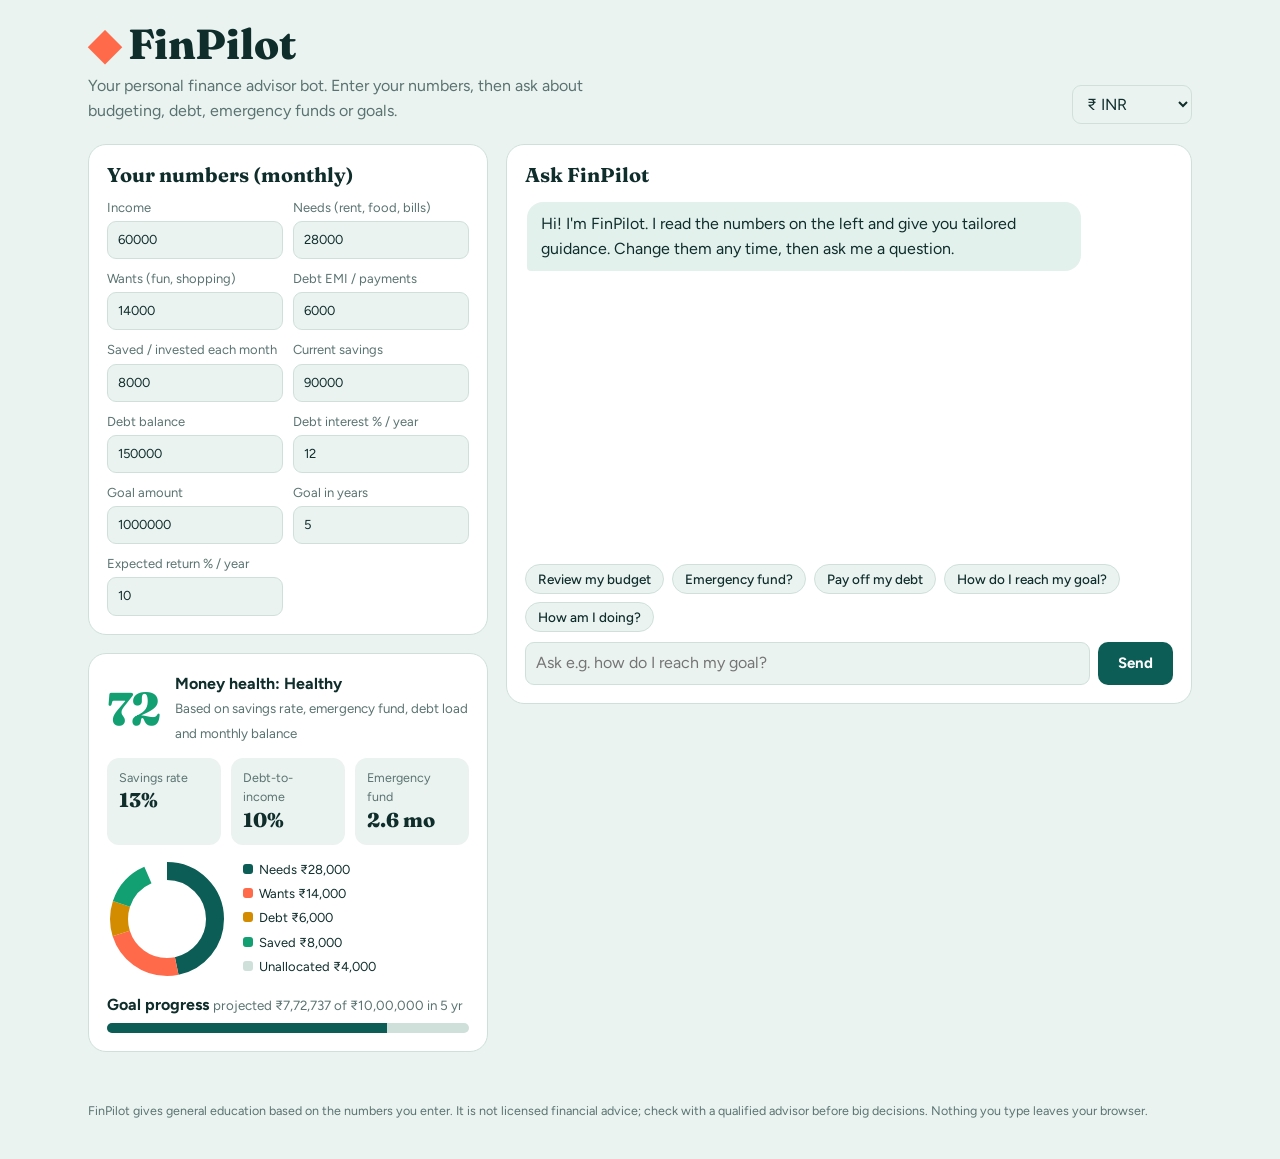
<file: index (3).html>
<!DOCTYPE html>
<html lang="en">
<head>
<meta charset="utf-8">
<meta name="viewport" content="width=device-width, initial-scale=1, viewport-fit=cover">
<title>FinPilot · Personal Finance Advisor Bot</title>
<link rel="stylesheet" href="https://fonts.googleapis.com/css2?family=Fraunces:wght@600;800&family=Figtree:wght@400;500;700&display=swap">
<style>
:root{--bg:#eaf3f0;--panel:#fff;--ink:#0f2d2b;--mute:#5a7370;--line:#cfe0db;--brand:#0b5d55;--brandtx:#fff;--acc:#ff6b4a;--ok:#12a072;--warn:#d38b00;--bad:#d9433a;--bot:#e3f1ed;--me:#0b5d55;
box-sizing:border-box;padding-top:env(safe-area-inset-top,0px);padding-bottom:env(safe-area-inset-bottom,0px)}
@media (prefers-color-scheme:dark){:root:not([data-theme="light"]){--bg:#0a1a19;--panel:#12292a;--ink:#e6f4f1;--mute:#93b0ac;--line:#254340;--brand:#2fc4a8;--brandtx:#062321;--acc:#ff8a6e;--ok:#3fd6a0;--warn:#f0b429;--bad:#ff7a70;--bot:#1a3a3a;--me:#1f8f7b}}
:root[data-theme="dark"]{--bg:#0a1a19;--panel:#12292a;--ink:#e6f4f1;--mute:#93b0ac;--line:#254340;--brand:#2fc4a8;--brandtx:#062321;--acc:#ff8a6e;--ok:#3fd6a0;--warn:#f0b429;--bad:#ff7a70;--bot:#1a3a3a;--me:#1f8f7b}
*{box-sizing:border-box}
html{scroll-padding-top:env(safe-area-inset-top,0px)}
body{margin:0;background:var(--bg);color:var(--ink);font:16px/1.55 Figtree,system-ui,sans-serif}
h1,h2,h3{font-family:Fraunces,Georgia,serif;margin:0;line-height:1.15}
.wrap{max-width:1140px;margin:0 auto;padding:0 18px}
header{padding:20px 0 8px;display:flex;justify-content:space-between;align-items:end;gap:14px;flex-wrap:wrap}
header h1{font-size:clamp(28px,4.5vw,42px);font-weight:800}
header p{margin:6px 0 0;color:var(--mute);max-width:56ch}
.logo{color:var(--acc)}
select,input{font:inherit;color:var(--ink);background:var(--bg);border:1px solid var(--line);border-radius:9px;padding:8px 10px;width:100%}
select:focus-visible,input:focus-visible,button:focus-visible{outline:3px solid var(--acc);outline-offset:2px}
.grid{display:grid;grid-template-columns:400px 1fr;gap:18px;padding:12px 0 30px;align-items:start}
.panel{background:var(--panel);border:1px solid var(--line);border-radius:18px;padding:18px}
.panel h2{font-size:20px;margin-bottom:12px}
.f{display:grid;grid-template-columns:1fr 1fr;gap:10px}
.f label{font-size:13px;color:var(--mute);display:block}
.f label input{margin-top:3px}
.stack{display:grid;gap:18px}
.kpis{display:grid;grid-template-columns:repeat(3,1fr);gap:10px}
.kpi{background:var(--bg);border-radius:12px;padding:10px 12px}
.kpi small{color:var(--mute);font-size:12.5px;display:block}
.kpi b{font:800 20px Fraunces,serif}
.score{display:flex;gap:14px;align-items:center;margin-bottom:12px}
.big{font:800 46px Fraunces,serif;line-height:1}
.bar{height:10px;background:var(--line);border-radius:6px;overflow:hidden;margin-top:6px}
.bar i{display:block;height:100%;background:var(--brand)}
.legend{display:flex;gap:14px;flex-wrap:wrap;font-size:13px;margin-top:8px}
.legend span:before{content:"";display:inline-block;width:10px;height:10px;border-radius:3px;margin-right:6px;background:var(--c)}
.chat{display:flex;flex-direction:column;height:560px}
.msgs{flex:1;overflow-y:auto;display:flex;flex-direction:column;gap:10px;padding:4px 2px 10px}
.m{max-width:86%;padding:10px 14px;border-radius:16px;white-space:pre-wrap}
.m.bot{background:var(--bot);border-bottom-left-radius:4px}
.m.me{background:var(--me);color:#fff;align-self:flex-end;border-bottom-right-radius:4px}
.chips{display:flex;gap:8px;flex-wrap:wrap;margin:6px 0 10px}
.chips button{border:1px solid var(--line);background:var(--bg);color:var(--ink);border-radius:20px;padding:6px 12px;font:500 13.5px Figtree;cursor:pointer}
.chips button:hover{border-color:var(--brand);color:var(--brand)}
.send{display:flex;gap:8px}
.send button{background:var(--brand);color:var(--brandtx);border:0;border-radius:10px;padding:0 20px;font:700 15px Figtree;cursor:pointer}
.note{font-size:12.5px;color:var(--mute);padding:6px 0 26px}
@media(max-width:900px){.grid{grid-template-columns:1fr}.chat{height:520px}}
@media(max-width:520px){.kpis{grid-template-columns:1fr 1fr}}
</style>
</head>
<body>
<div class="wrap">
<header>
<div><h1><span class="logo">◆</span> FinPilot</h1><p>Your personal finance advisor bot. Enter your numbers, then ask about budgeting, debt, emergency funds or goals.</p></div>
<div style="width:120px"><select id="cur" aria-label="Currency"><option value="₹">₹ INR</option><option value="$">$ USD</option><option value="€">€ EUR</option><option value="£">£ GBP</option></select></div>
</header>

<div class="grid">
<div class="stack">
<div class="panel">
<h2>Your numbers (monthly)</h2>
<div class="f">
<label>Income<input id="inc" type="number" value="60000" min="0"></label>
<label>Needs (rent, food, bills)<input id="need" type="number" value="28000" min="0"></label>
<label>Wants (fun, shopping)<input id="want" type="number" value="14000" min="0"></label>
<label>Debt EMI / payments<input id="emi" type="number" value="6000" min="0"></label>
<label>Saved / invested each month<input id="sav" type="number" value="8000" min="0"></label>
<label>Current savings<input id="cs" type="number" value="90000" min="0"></label>
<label>Debt balance<input id="db" type="number" value="150000" min="0"></label>
<label>Debt interest % / year<input id="dr" type="number" value="12" min="0" step="0.1"></label>
<label>Goal amount<input id="ga" type="number" value="1000000" min="0"></label>
<label>Goal in years<input id="gy" type="number" value="5" min="1"></label>
<label>Expected return % / year<input id="er" type="number" value="10" min="0" step="0.5"></label>
</div>
</div>
<div class="panel" id="dash"></div>
</div>

<div class="panel chat">
<h2>Ask FinPilot</h2>
<div class="msgs" id="msgs" aria-live="polite"></div>
<div class="chips" id="chips"></div>
<div class="send"><input id="q" placeholder="Ask e.g. how do I reach my goal?" aria-label="Your question"><button id="go">Send</button></div>
</div>
</div>
<p class="note">FinPilot gives general education based on the numbers you enter. It is not licensed financial advice; check with a qualified advisor before big decisions. Nothing you type leaves your browser.</p>
</div>

<script>
const $=id=>document.getElementById(id);
const num=id=>Math.max(0,parseFloat($(id).value)||0);
const fm=v=>$('cur').value+Math.round(v).toLocaleString('en-IN');
function P(){const p={};['inc','need','want','emi','sav','cs','db','dr','ga','gy','er'].forEach(k=>p[k]=num(k));p.gy=Math.max(1,p.gy);
 p.ess=p.need+p.emi;p.left=p.inc-p.need-p.want-p.emi-p.sav;
 p.rate=p.inc?p.sav/p.inc*100:0;p.dti=p.inc?p.emi/p.inc*100:0;p.efm=p.ess?p.cs/p.ess:0;
 const r=p.er/1200,n=p.gy*12,fv=p.cs*Math.pow(1+r,n);
 p.fv0=fv+(r?p.sav*((Math.pow(1+r,n)-1)/r)*(1+r):p.sav*n);
 p.sip=Math.max(0,r?(p.ga-fv)*r/((Math.pow(1+r,n)-1)*(1+r)):(p.ga-p.cs)/n);
 const dm=p.dr/1200;p.dm=(p.emi>p.db*dm&&p.db>0)?(dm?-Math.log(1-p.db*dm/p.emi)/Math.log(1+dm):p.db/p.emi):(p.db>0?Infinity:0);
 p.score=Math.round(Math.min(35,p.rate/20*35)+Math.min(30,p.efm/6*30)+(p.dti<=20?20:p.dti<=36?12:p.dti<=50?5:0)+(p.left>=0?15:0));
 return p}
function dash(){const p=P();
 const tot=Math.max(p.inc,p.need+p.want+p.emi+p.sav)||1;
 const seg=[['Needs',p.need,'#0b5d55'],['Wants',p.want,'#ff6b4a'],['Debt',p.emi,'#d38b00'],['Saved',p.sav,'#12a072']];
 let a=0;const R=48,C=2*Math.PI*R;
 const rings=seg.map(([n,v,c])=>{const l=v/tot*C;const s=`<circle cx="60" cy="60" r="${R}" fill="none" stroke="${c}" stroke-width="18" stroke-dasharray="${l} ${C-l}" stroke-dashoffset="${-a}" transform="rotate(-90 60 60)"/>`;a+=l;return s}).join('');
 const col=p.score>=70?'var(--ok)':p.score>=45?'var(--warn)':'var(--bad)';
 const verdict=p.score>=70?'Healthy':p.score>=45?'Needs attention':'At risk';
 const gp=Math.min(100,p.fv0/(p.ga||1)*100);
 $('dash').innerHTML=`<div class="score"><div class="big" style="color:${col}">${p.score}</div><div><b>Money health: ${verdict}</b><br><small style="color:var(--mute)">Based on savings rate, emergency fund, debt load and monthly balance</small></div></div>
 <div class="kpis"><div class="kpi"><small>Savings rate</small><b>${p.rate.toFixed(0)}%</b></div><div class="kpi"><small>Debt-to-income</small><b>${p.dti.toFixed(0)}%</b></div><div class="kpi"><small>Emergency fund</small><b>${p.efm.toFixed(1)} mo</b></div></div>
 <div style="display:flex;gap:16px;align-items:center;margin-top:14px"><svg width="120" height="120" viewBox="0 0 120 120" role="img" aria-label="Spending split">${rings}</svg><div class="legend" style="flex-direction:column;gap:4px;margin:0">${seg.map(s=>`<span style="--c:${s[2]}">${s[0]} ${fm(s[1])}</span>`).join('')}<span style="--c:var(--line)">Unallocated ${fm(Math.max(0,p.left))}</span></div></div>
 ${p.left<0?`<p style="color:var(--bad);margin:10px 0 0">You are overspending by ${fm(-p.left)} a month.</p>`:''}
 <p style="margin:14px 0 4px"><b>Goal progress</b> <small style="color:var(--mute)">projected ${fm(p.fv0)} of ${fm(p.ga)} in ${p.gy} yr</small></p><div class="bar"><i style="width:${gp}%"></i></div>`}

function reply(t){const p=P(),s=t.toLowerCase(),has=(...w)=>w.some(x=>s.includes(x));
 const yrs=p.dm===Infinity?null:(p.dm/12).toFixed(1);
 if(has('hello','hi ','hey')||s.trim()==='hi')return `Hi! I'm FinPilot. Your money health score is ${p.score}/100. Ask me about budget, emergency fund, debt, goals or investing.`;
 if(has('budget','spend','50/30','expense')){const nw=(p.need/p.inc*100)||0,w=(p.want/p.inc*100)||0;
  return `A common guide is 50% needs, 30% wants, 20% savings and debt repayment.\nYou: needs ${nw.toFixed(0)}%, wants ${w.toFixed(0)}%, debt ${p.dti.toFixed(0)}%, saving ${p.rate.toFixed(0)}%.\n`+(nw>50?`Needs are above 50%. Look at rent, food delivery and subscriptions first.\n`:'')+(w>30?`Wants are above 30%. Trimming ${fm(p.want-p.inc*.3)} a month would move you back on track.\n`:'')+(p.left<0?`You're spending ${fm(-p.left)} more than you earn. Fix that before anything else.`:`You have ${fm(p.left)} unallocated each month that could go to savings.`)}
 if(has('emergency','rainy','safety')){const tgt=p.ess*6;
  return `Aim for 6 months of essential costs: ${fm(tgt)} for you.\nYou have ${fm(p.cs)}, about ${p.efm.toFixed(1)} months.\n`+(p.cs>=tgt?'You are covered. Extra money can go to goals.':`Gap: ${fm(tgt-p.cs)}. At ${fm(Math.max(p.sav,1))} a month that takes about ${Math.ceil((tgt-p.cs)/Math.max(p.sav,1))} months. Keep it in a savings account or liquid fund, not stocks.`)}
 if(has('debt','loan','emi','credit card','pay off')){
  if(!p.db)return 'You have no debt entered. Keep it that way, and avoid carrying credit card balances.';
  return `Debt: ${fm(p.db)} at ${p.dr}% with ${fm(p.emi)} paid monthly.\n`+(yrs===null?'Your payment does not even cover the interest, so the balance is growing. Raise your payment first.':`At this pace you are debt-free in about ${yrs} years.`)+`\nDebt-to-income is ${p.dti.toFixed(0)}% (aim below 36%).\n`+(p.dr>p.er?`Your loan rate (${p.dr}%) is above the return you expect (${p.er}%), so extra cash usually earns more by paying the debt down. Pay highest interest first (avalanche method).`:'Your loan rate is below your expected return, so paying on schedule while investing is reasonable.')}
 if(has('goal','target','reach','sip','invest','retire','house','car')){
  const gap=p.ga-p.fv0;
  return `Goal: ${fm(p.ga)} in ${p.gy} years at ${p.er}% a year.\nAt your current ${fm(p.sav)} a month you'd reach about ${fm(p.fv0)}.\n`+(gap<=0?'You are on track. Nice work.':`To hit the goal you need about ${fm(p.sip)} a month (${fm(Math.max(0,p.sip-p.sav))} more than now).`)+(p.left>0?`\nYou have ${fm(p.left)} unallocated, which could cover ${p.left>=p.sip-p.sav?'the whole gap':'part of the gap'}.`:'')+`\nReturns are not guaranteed. Try lowering the expected return to see a cautious case.`}
 if(has('save','saving','how much')){return `You save ${p.rate.toFixed(0)}% of income (${fm(p.sav)}). Aim for at least 20%, which is ${fm(p.inc*.2)} for you.\n`+(p.rate>=20?'You are above the target.':`Try automating a transfer on payday. Even ${fm(Math.min(p.left>0?p.left:p.inc*.02,p.inc*.2-p.sav))} more helps.`)}
 if(has('score','health','how am i')){return `Score ${p.score}/100.\nSavings rate ${p.rate.toFixed(0)}%, emergency fund ${p.efm.toFixed(1)} months, debt-to-income ${p.dti.toFixed(0)}%, monthly balance ${p.left>=0?'positive':'negative'}.\nBiggest lever: `+(p.efm<3?'build your emergency fund.':p.rate<20?'raise your savings rate.':p.dti>36?'reduce debt payments.':'keep going and invest towards your goal.')}
 if(has('tax'))return 'Tax rules differ by country and change often, so I can\'t give exact figures. General idea: use tax-advantaged accounts offered where you live and keep records of receipts. A local tax professional can check your case.';
 if(has('credit score','cibil'))return 'To improve a credit score: pay every bill on time, keep card usage under 30% of the limit, avoid many new loan applications, and keep old accounts open.';
 return 'I can help with: budget, emergency fund, debt payoff, savings rate, goals and investing, or your money health score. Try one of the buttons below.'}

const msgs=$('msgs');
function say(t,c){const d=document.createElement('div');d.className='m '+c;d.textContent=t;msgs.appendChild(d);msgs.scrollTop=msgs.scrollHeight}
function ask(t){t=t.trim();if(!t)return;say(t,'me');$('q').value='';setTimeout(()=>say(reply(t),'bot'),350)}
$('go').onclick=()=>ask($('q').value);
$('q').onkeydown=e=>{if(e.key==='Enter')ask($('q').value)};
['Review my budget','Emergency fund?','Pay off my debt','How do I reach my goal?','How am I doing?'].forEach(t=>{const b=document.createElement('button');b.textContent=t;b.onclick=()=>ask(t);$('chips').appendChild(b)});
document.querySelectorAll('input[type=number],#cur').forEach(e=>e.addEventListener('input',dash));
dash();say('Hi! I\'m FinPilot. I read the numbers on the left and give you tailored guidance. Change them any time, then ask me a question.','bot');
</script>
</body>
</html>
</file>
